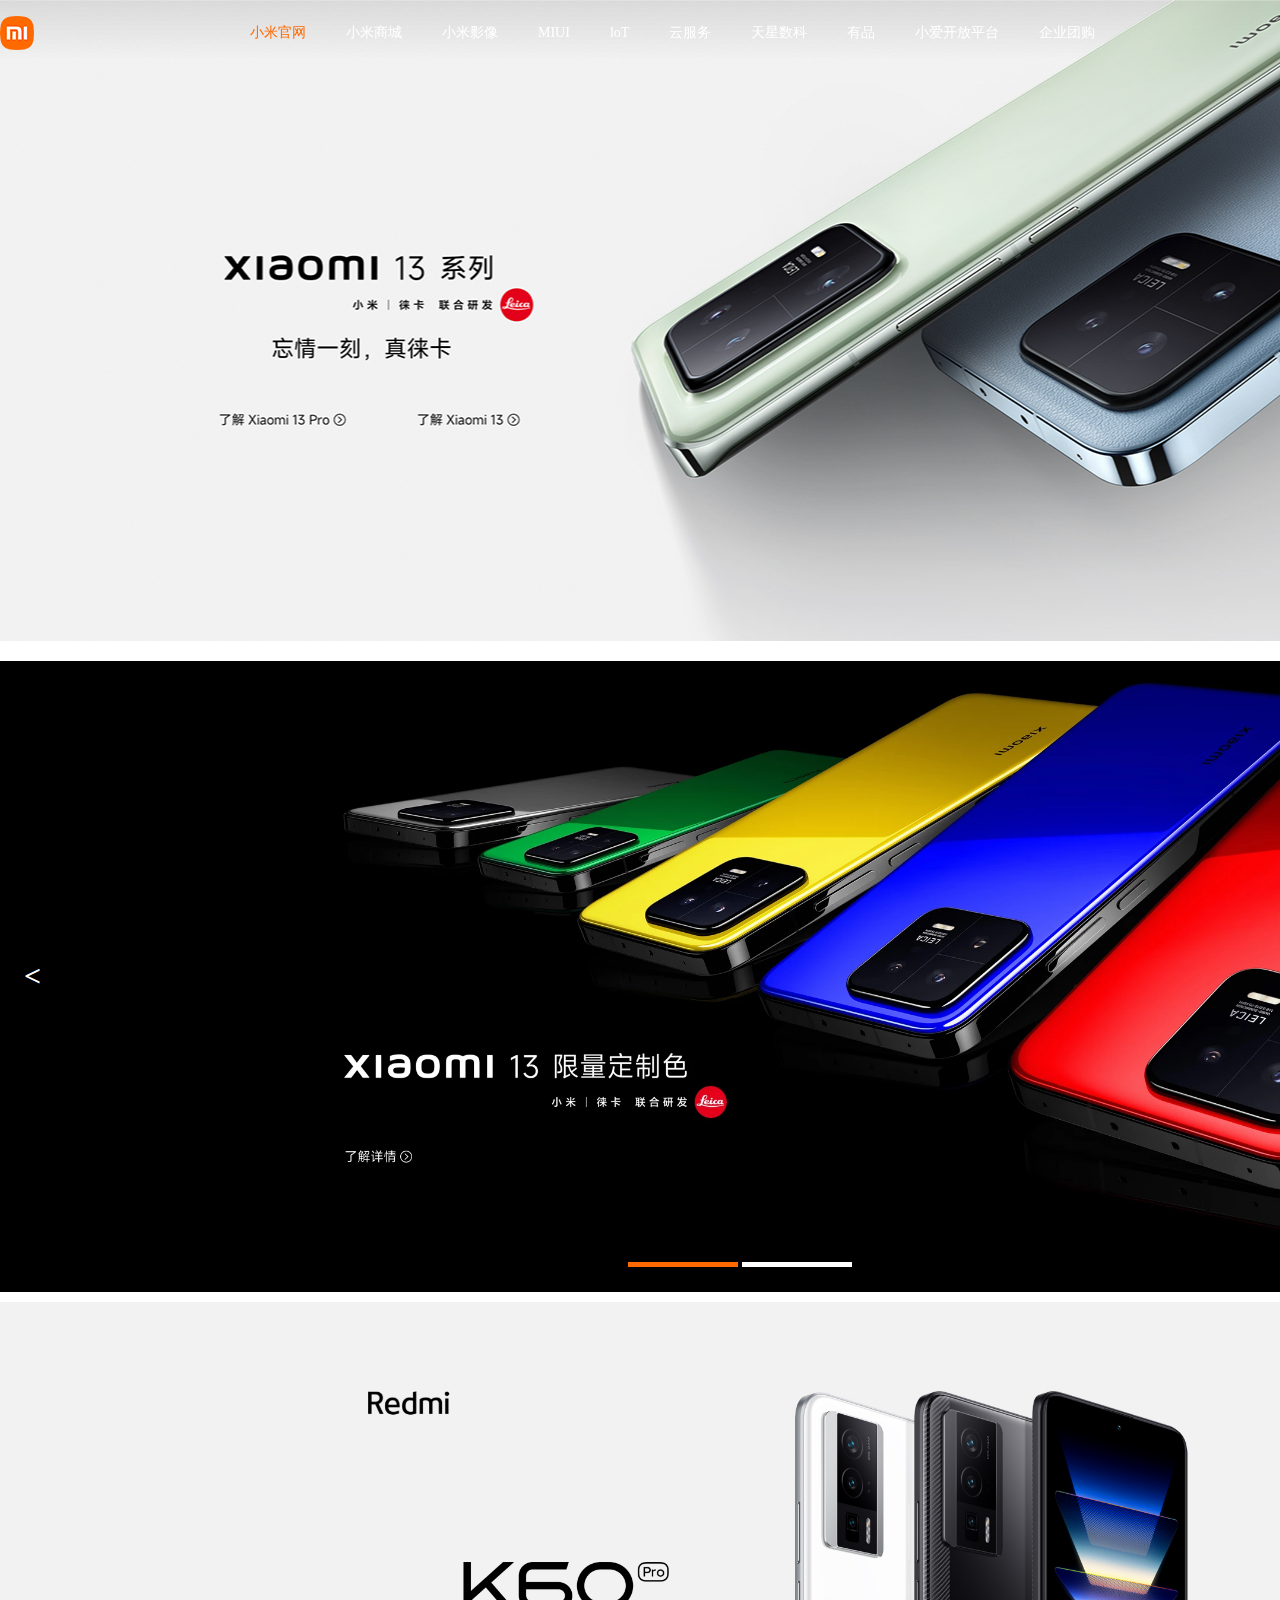
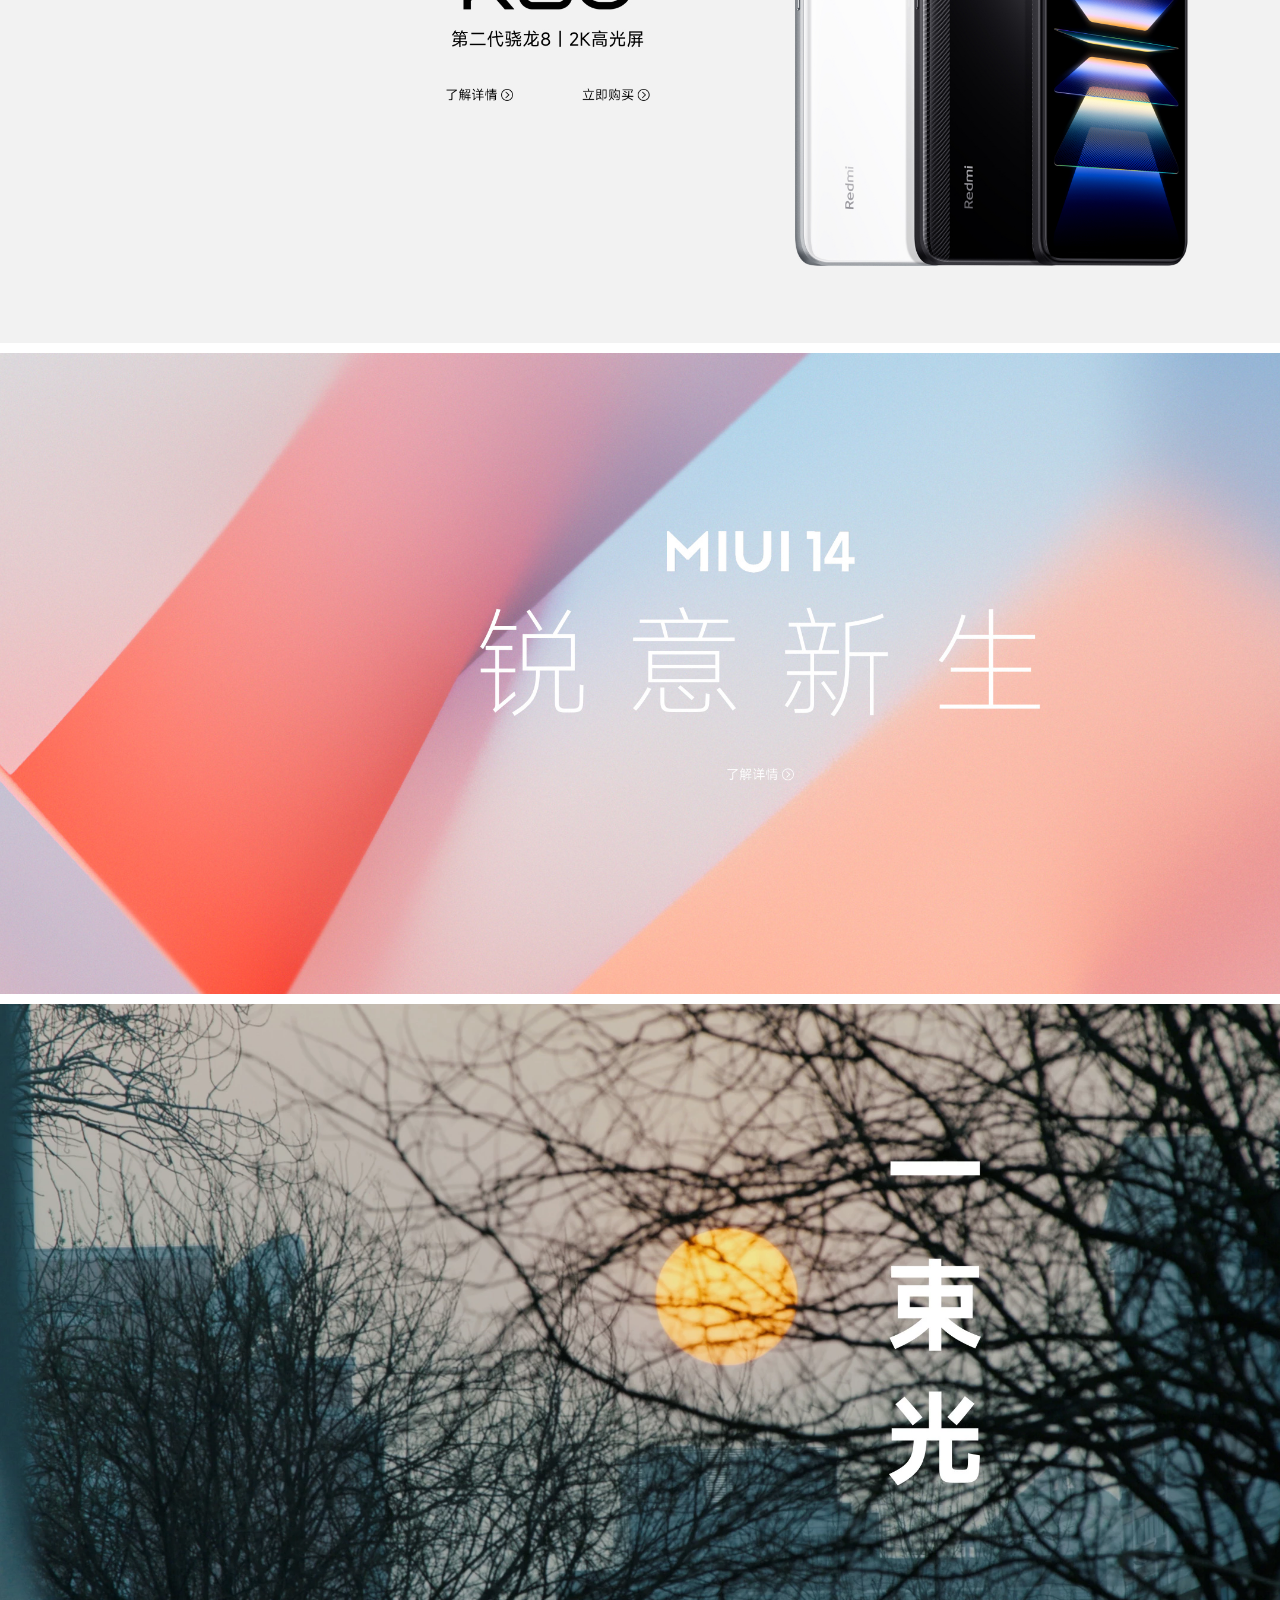
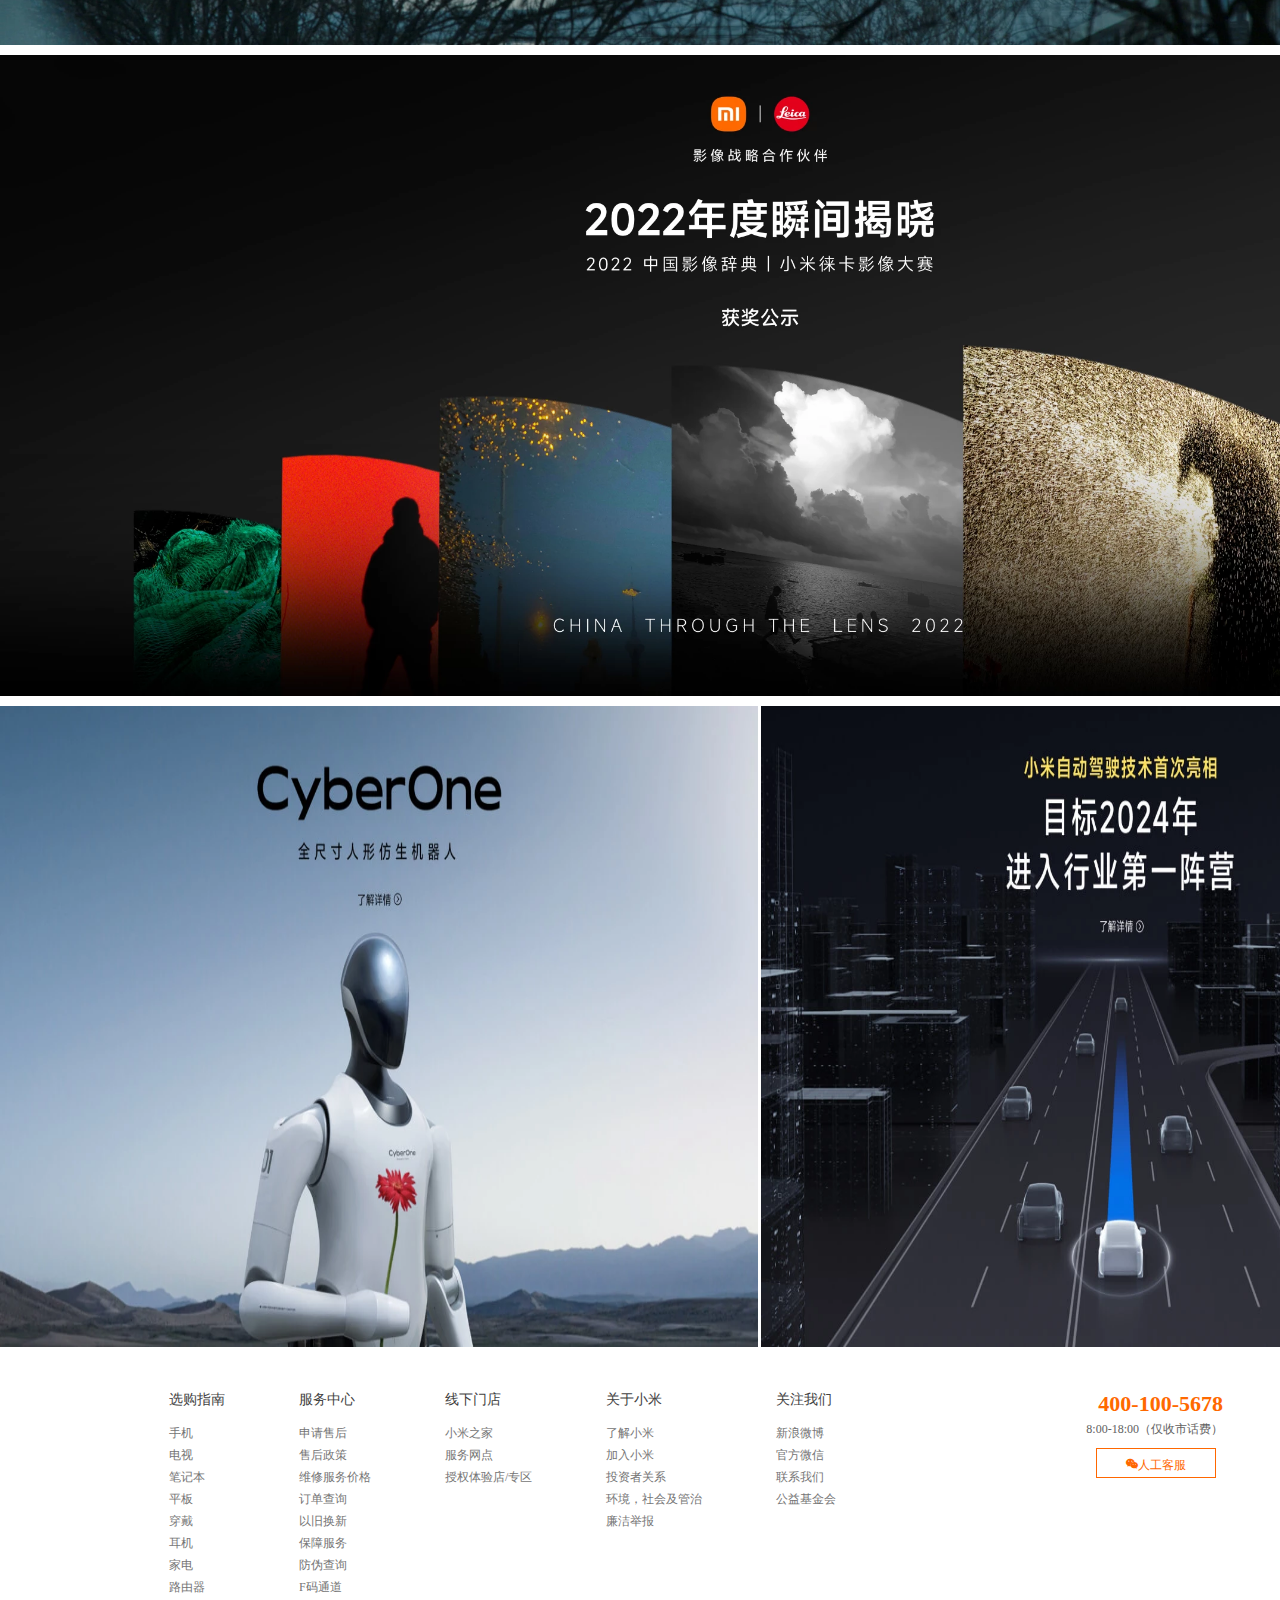
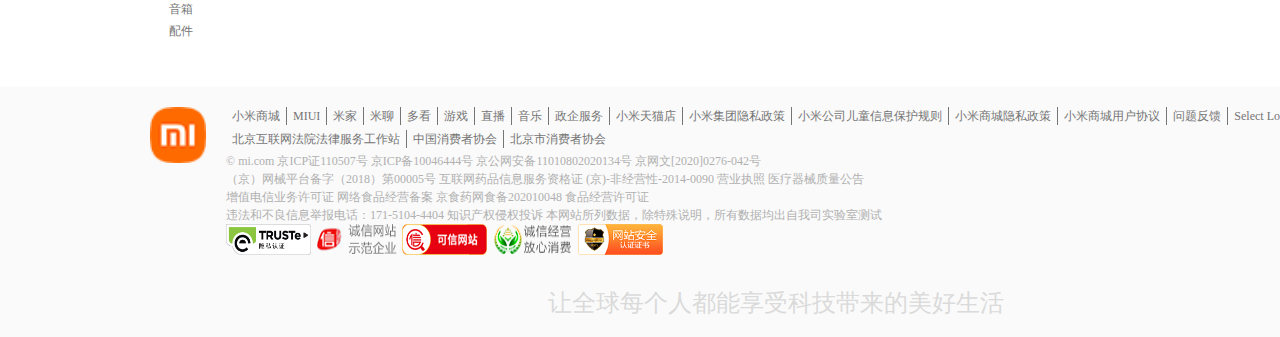
<file: index.html>
<!DOCTYPE html>
<html lang="en">

<head>
    <meta charset="UTF-8">
    <meta http-equiv="X-UA-Compatible" content="IE=edge">
    <meta name="viewport" content="width=device-width, initial-scale=1.0">
    <title>小米官网 - Xiaomi 13系列，Xiaomi Mix Fold 2，MIUI14，小米徕卡影像大赛</title>
    <script>
        if (/(iPhone|iPad|iPod|iOS)/i.test(navigator.userAgent) || /(Android)/i.test(navigator.userAgent)) {
            //alert(navigator.userAgent);  
            window.location.href = "phone/index.html";
        }
    </script>
    <link rel="shortcut icon" href="imgs/favicon.ico" />
    <link rel="stylesheet" href="css/base.css">
    <link rel="stylesheet" href="css/common.css">
    <link rel="stylesheet" href="css/index.css">
    <style>
        html {
            scroll-behavior: smooth;
        }

        @font-face {
            font-family: 'icomoon';
            src: url('fonts/icomoon.eot?kddhrw');
            src: url('fonts/icomoon.eot?kddhrw#iefix') format('embedded-opentype'),
                url('fonts/icomoon.ttf?kddhrw') format('truetype'),
                url('fonts/icomoon.woff?kddhrw') format('woff'),
                url('fonts/icomoon.svg?kddhrw#icomoon') format('svg');
            font-weight: normal;
            font-style: normal;
            font-display: block;
        }
    </style>
</head>

<body>
    <div class="ak">
        <div class="nav">
            <div class="logo">
                <a href="#">小米官网</a>
            </div>
            <ul class="fl">
                <li><a href="#">小米官网</a> </li>
                <li><a href="shangcheng.html">小米商城</a> </li>
                <li><a href="#">小米影像</a> </li>
                <li><a href="#"> MIUI</a></li>
                <li><a href="#">loT</a> </li>
                <li><a href="#">云服务</a> </li>
                <li><a href="#">天星数科</a> </li>
                <li><a href="#">有品</a> </li>
                <li><a href="#">小爱开放平台</a> </li>
                <li><a href="#">企业团购</a> </li>
            </ul>
            <ol class="fr">
                <li><a href="denglu.html">登录</a></li>
                <li>|</li>
                <li><a href="#"> 注册</a></li>
            </ol>
        </div>
    </div>
    <div class="header" id="dingwei">
        <div class="know"><a href="#"></a></div>
        <div class="buy"><a href="#"></a></div>
    </div>
    <div class="lunbo">
        <ul class="imgs">
            <li><a href="#"><img src="imgs/index2.png" alt=""></a></li>
            <li><a href="#"><img src="imgs/index3.png" alt=""></a></li>
            <li><a href="#"><img src="imgs/index2.png" alt=""></a></li> <!-- 复制第一张图片 -->
        </ul>
        <ol class="doted">
            <li class="current"></li><!-- current是当前图片所在的小圆点 current让小圆点变成白色 -->
            <li></li>
        </ol>
        <a href="javascript:;" class="move_left"> &lt; </a>
        <a href="javascript:;" class="move_right"> &gt; </a>
    </div>
    <div class="banner">
        <div class="img4">
            <img src="imgs/index4.png" alt="">
            <div class="know"><a href="#"></a></div>
            <div class="buy"><a href="#"></a></div>
        </div>
        <div class="imgs">
            <a href="#"><img src="imgs/index5.png" alt=""></a>
        </div>
        <div class="imgs">
            <a href="#"><img src="imgs/index6.png" alt=""></a>
        </div>
        <div class="imgs">
            <a href="#"><img src="imgs/index7.png" alt=""></a>
        </div>
        <div class="imgs imgs2">
            <a href="#"><img src="imgs/index8.png" alt=""></a>
            <a href="#"><img src="imgs/index9.png" alt=""></a>
        </div>
    </div>
    <div class="fanhui">
        <a href="#dingwei" id="fanhui">
            <div></div>
            <div>TOP</div>
        </a>
    </div>
    <div class="footer">
        <div class="footer-top">
            <ul>
                <li>选购指南</li>
                <li><a href="#">手机</a></li>
                <li><a href="#">电视</a></li>
                <li><a href="#">笔记本</a></li>
                <li><a href="#">平板</a></li>
                <li><a href="#">穿戴</a></li>
                <li><a href="#">耳机</a></li>
                <li><a href="#">家电</a></li>
                <li><a href="#">路由器</a></li>
                <li><a href="#">音箱</a></li>
                <li><a href="#">配件</a></li>
            </ul>
            <ul>
                <li>服务中心</li>
                <li><a href="#">申请售后</a></li>
                <li><a href="#">售后政策</a></li>
                <li><a href="#">维修服务价格</a></li>
                <li><a href="#">订单查询</a></li>
                <li><a href="#">以旧换新</a></li>
                <li><a href="#">保障服务</a></li>
                <li><a href="#">防伪查询</a></li>
                <li><a href="#">F码通道</a></li>
            </ul>
            <ul>
                <li>线下门店</li>
                <li><a href="#">小米之家</a></li>
                <li><a href="#">服务网点</a></li>
                <li><a href="#">授权体验店/专区</a></li>
            </ul>
            <ul>
                <li>关于小米</li>
                <li><a href="#">了解小米</a></li>
                <li><a href="#">加入小米</a></li>
                <li><a href="#">投资者关系</a></li>
                <li><a href="#">环境，社会及管治</a></li>
                <li><a href="#">廉洁举报</a></li>
            </ul>
            <ul>
                <li>关注我们</li>
                <li><a href="#">新浪微博</a></li>
                <li><a href="#">官方微信</a></li>
                <li><a href="#">联系我们</a></li>
                <li><a href="#">公益基金会</a></li>
            </ul>
            <div class="footer-top-right">
                <h3>400-100-5678</h3>
                <p>8:00-18:00（仅收市话费）</p>
                <div><a href="#">人工客服</a></div>
            </div>
        </div>
    </div>
    <div class="footer-bottom">
        <div class="w">
            <div class="footer-bottom-logo">
                <a href="#"><img src="imgs/logo.png" alt=""></a>
            </div>
            <div class="footer-bottom-right">
                <ul>
                    <li><a href="#">小米商城</a></li>
                    <li><a href="#"> MIUI</a></li>
                    <li><a href="#">米家</a></li>
                    <li><a href="#">米聊</a></li>
                    <li><a href="#">多看</a></li>
                    <li><a href="#">游戏</a></li>
                    <li><a href="#">直播</a></li>
                    <li><a href="#">音乐</a></li>
                    <li><a href="#">政企服务</a></li>
                    <li><a href="#">小米天猫店</a></li>
                    <li><a href="#">小米集团隐私政策</a></li>
                    <li><a href="#">小米公司儿童信息保护规则</a></li>
                    <li><a href="#">小米商城隐私政策</a></li>
                    <li><a href="#">小米商城用户协议</a></li>
                    <li><a href="#">问题反馈</a></li>
                    <li><a href="#">Select Location</a></li>
                    <li><a href="#">北京互联网法院法律服务工作站</a></li>
                    <li><a href="#">中国消费者协会</a></li>
                    <li><a href="#">北京市消费者协会</a></li>
                </ul>
                <p>© <a href="#">mi.com</a> 京ICP证110507号 <a href="#"> 京ICP备10046444号 </a> <a href="#">
                        京公网安备11010802020134号 </a> <a href="#"> 京网文[2020]0276-042号 </a> </p>
                <p><a href="#">（京）网械平台备字（2018）第00005号 </a> <a href="#">互联网药品信息服务资格证 (京)-非经营性-2014-0090</a> <a
                        href="#">营业执照 </a> <a href="#">医疗器械质量公告</a></p>
                <p><a href="#">增值电信业务许可证</a> 网络食品经营备案 京食药网食备202010048 <a href="#">食品经营许可证</a></p>
                <p>违法和不良信息举报电话：171-5104-4404 <a href="#">知识产权侵权投诉</a> 本网站所列数据，除特殊说明，所有数据均出自我司实验室测试</p>
                <a href="#"><img src="imgs/footer1.png" alt=""></a>
                <a href="#"><img src="imgs/footer2.png" alt=""></a>
                <a href="#"><img src="imgs/footer3.png" alt=""></a>
                <a href="#"><img src="imgs/footer4.png" alt=""></a>
                <a href="#"><img src="imgs/footer5.png" alt=""></a>
                <h1>让全球每个人都能享受科技带来的美好生活</h1>
            </div>
        </div>
    </div>

    <script src="js/animate.js"></script>
    <script src="js/index.js"></script>
</body>

</html>
</file>
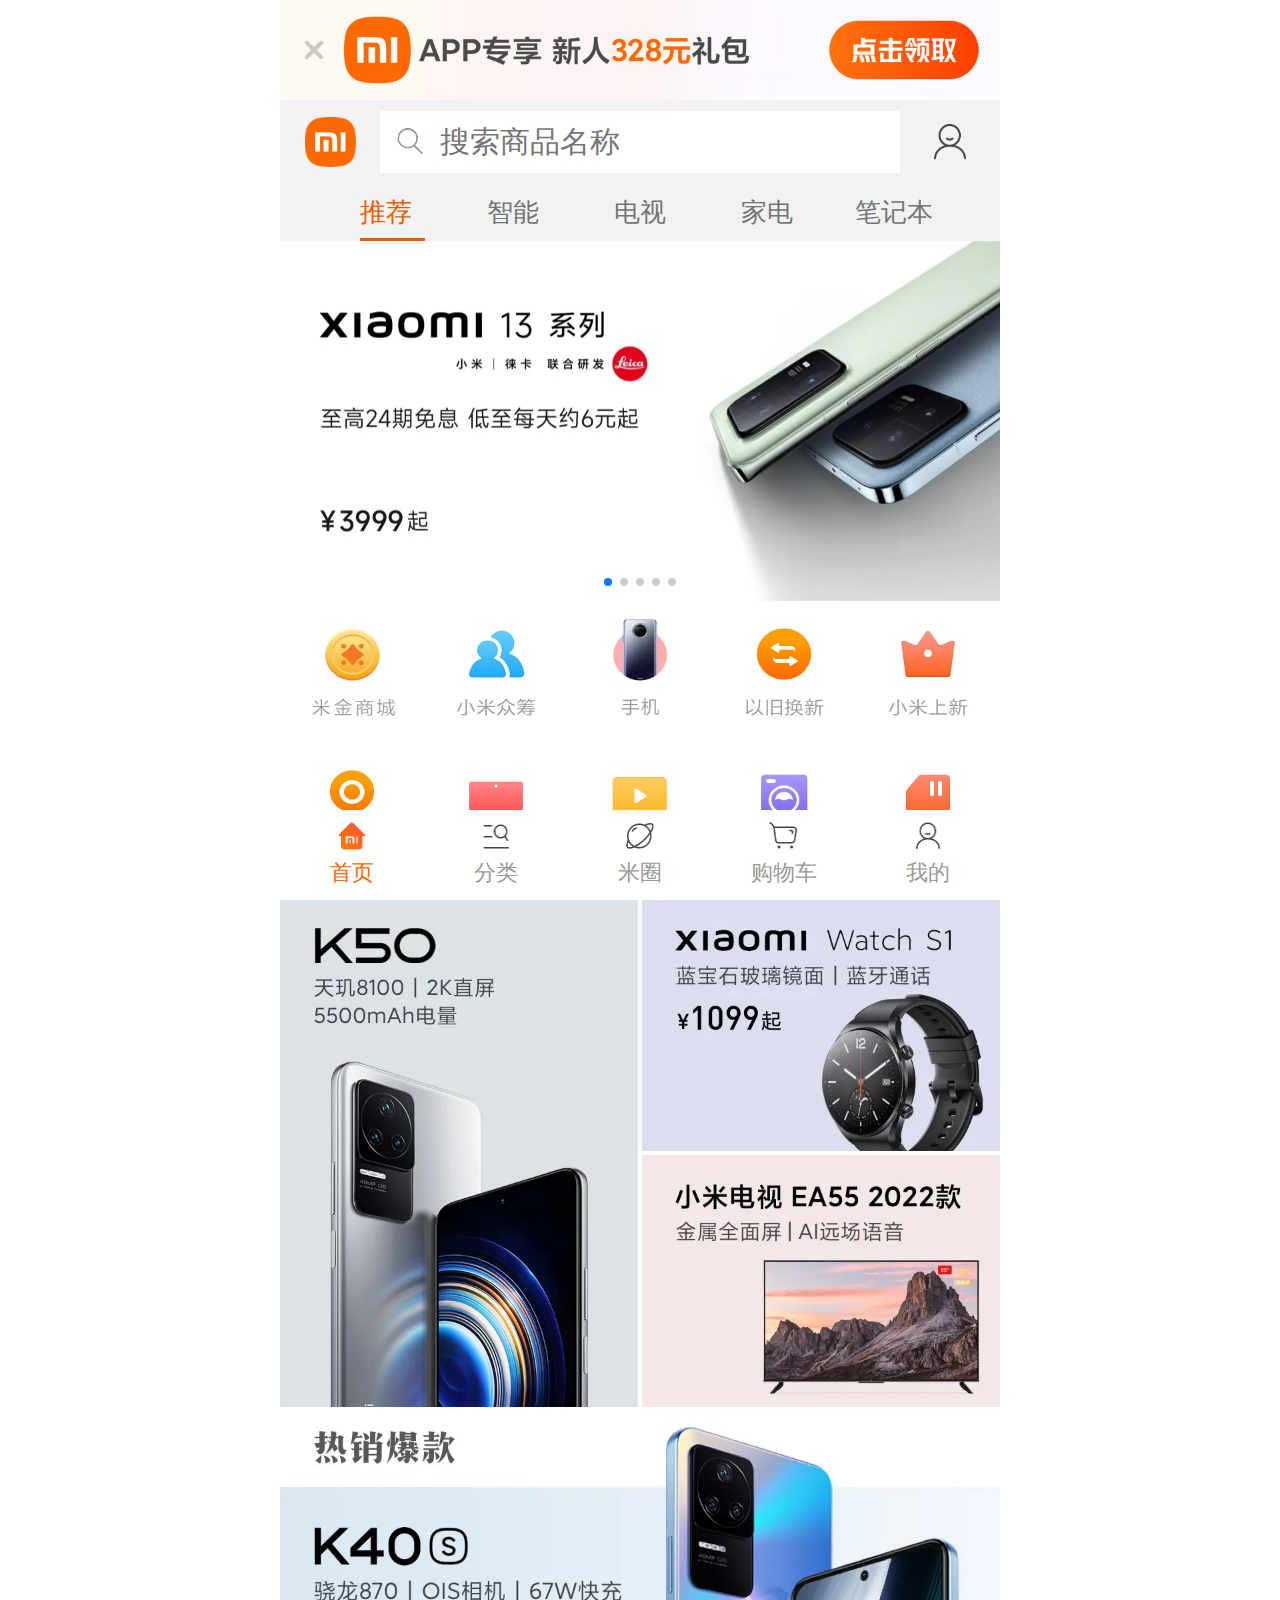
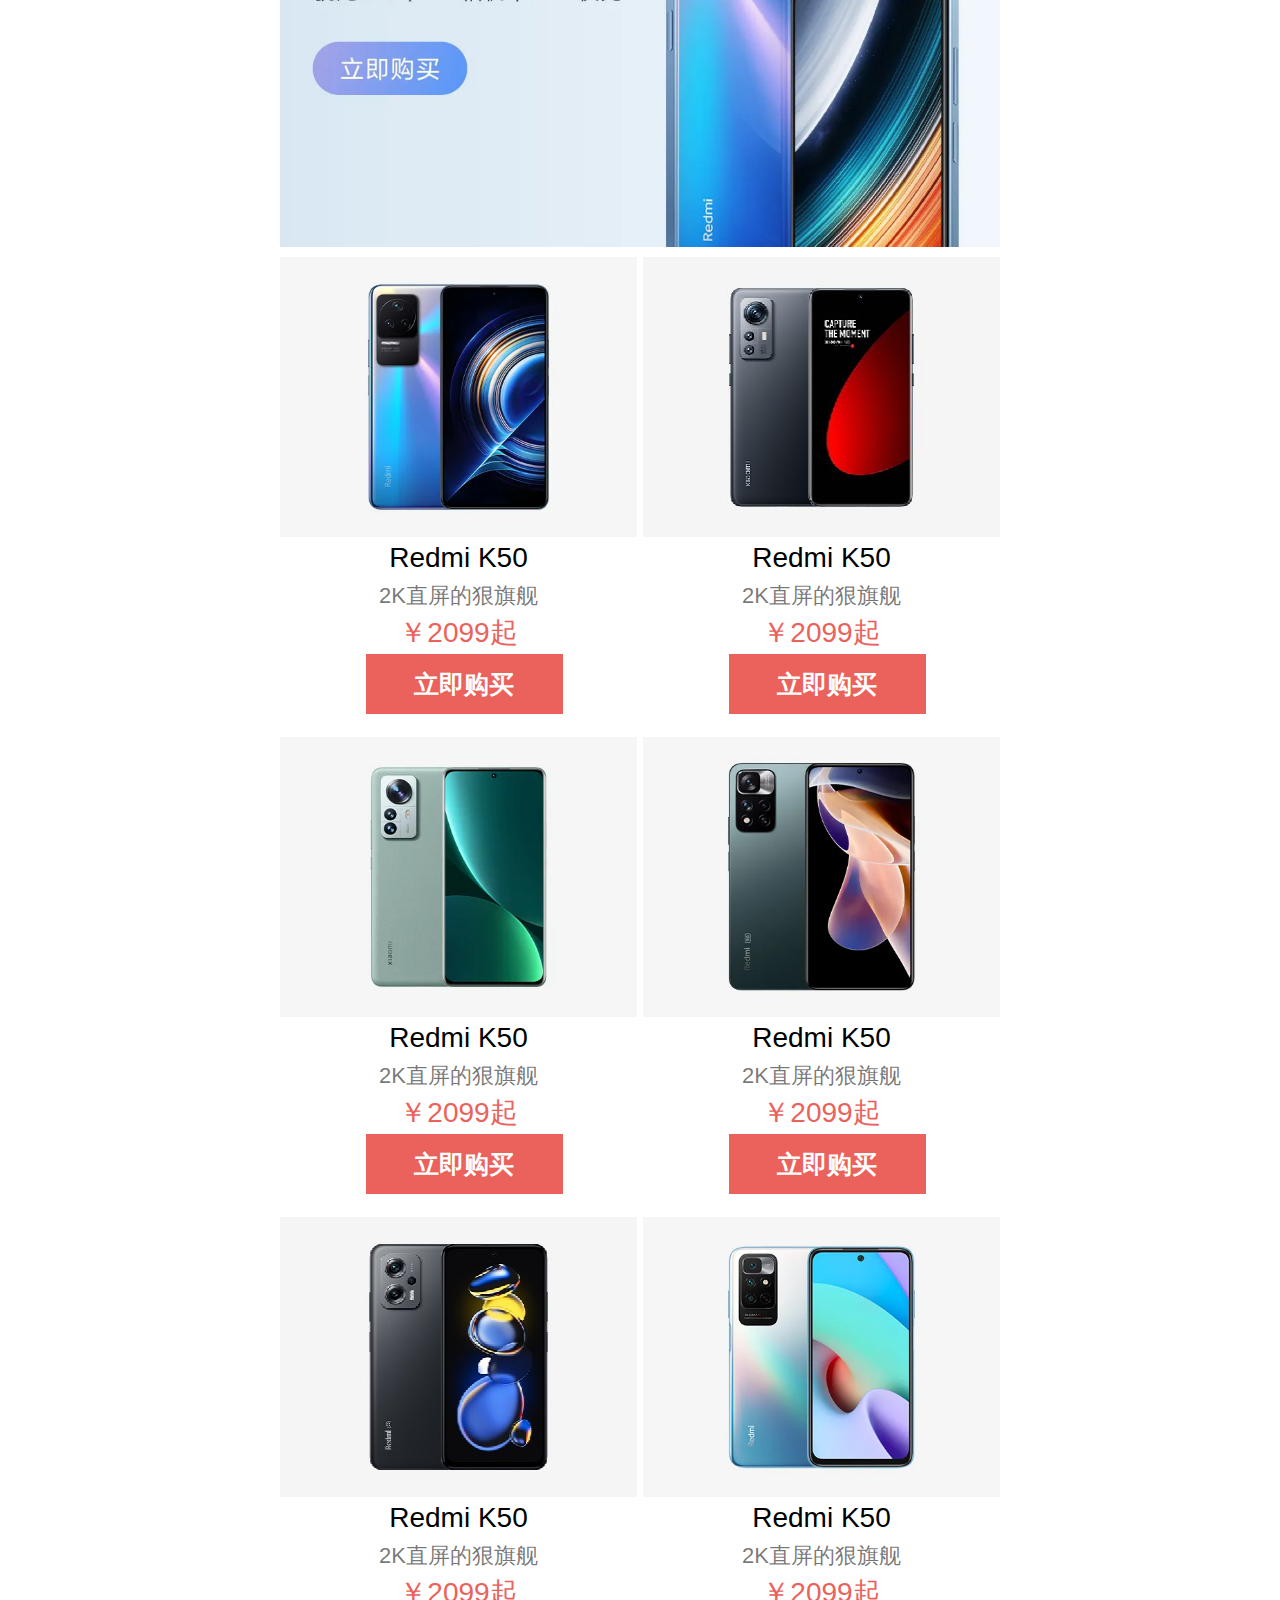
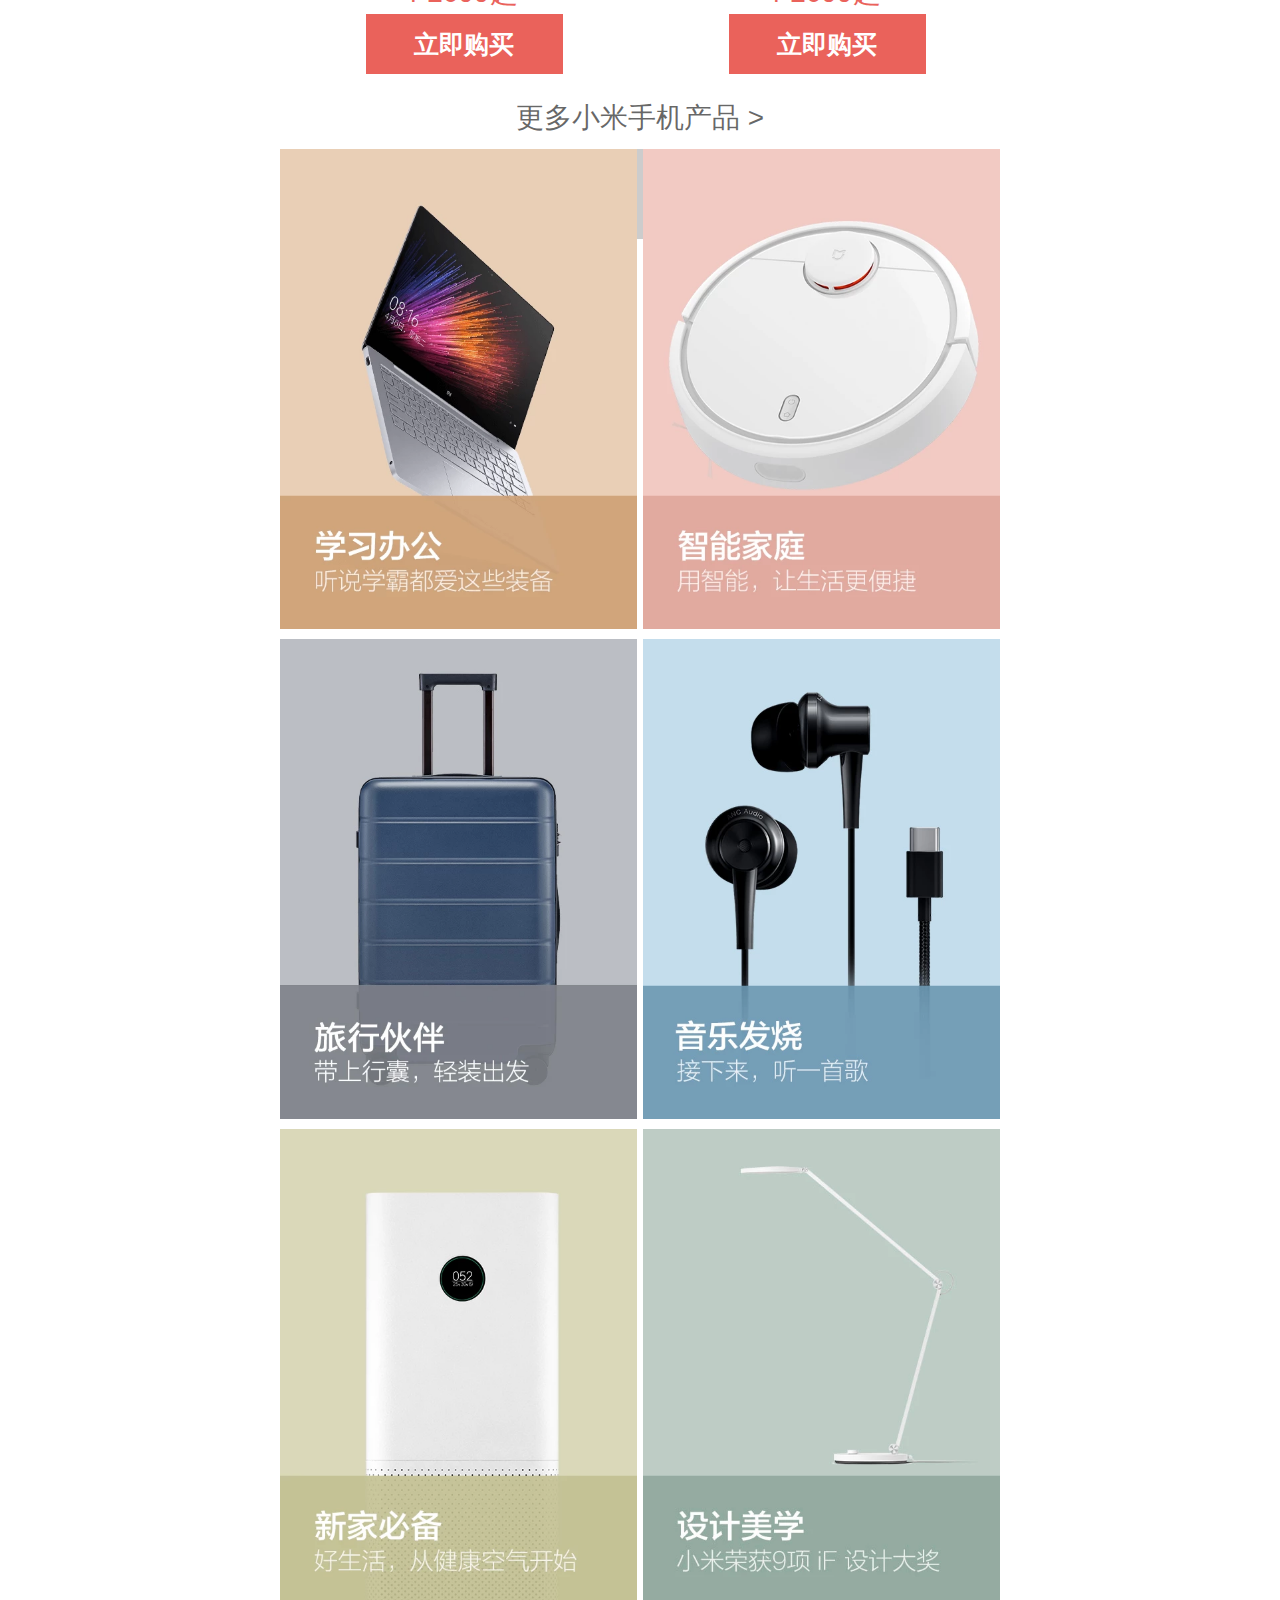
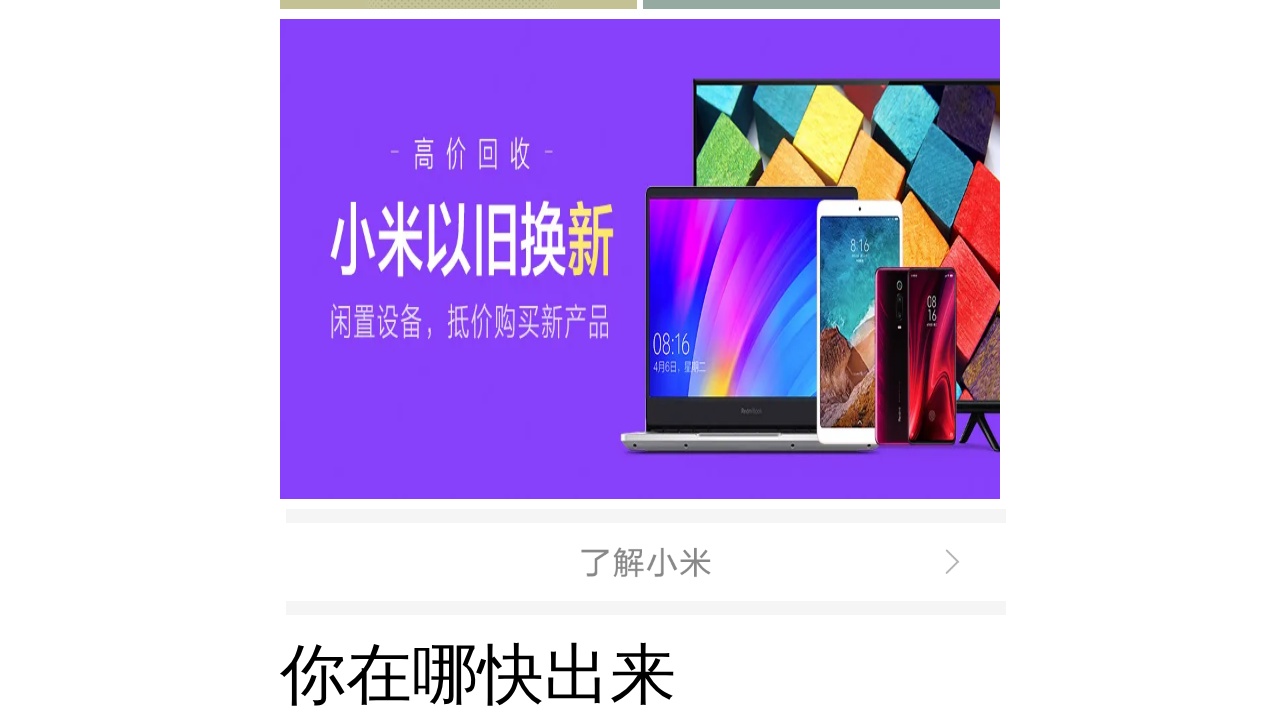
<file: phone/index.html>
<!DOCTYPE html>
<html lang="en">

<head>
    <meta charset="UTF-8">
    <meta http-equiv="X-UA-Compatible" content="IE=edge">
    <meta name="viewport" content="width=device-width, initial-scale=1.0, maximum-scale=1.0, user-scalable=0">
    <title>小米商城</title>
    <link rel="stylesheet" href="css/base.css">
    <link rel="stylesheet" href="css/swiper.css">
    <link rel="stylesheet" href="css/index.css">
    <style>
        .swiper {
            width: 100%;
            height: 5rem;
        }

        .swiper-slide a {
            display: block;
            width: 10rem;
            height: 100%;
        }

        .swiper-slide img {
            display: block;
            width: 10rem;
            height: 100%;
            object-fit: cover;
        }
    </style>
</head>

<body>
    <div class="header">
        <div class="downloadapp">
            <img src="imgs/app.png" alt="">
            <div class="closedownloadapp"></div>
            <div class="lingqu"></div>
        </div>
        <div class="search">
            <div class="logo">
                <img src="imgs/logo.png" alt="">
            </div>
            <div class="search-input">
                <img src="imgs/search.png" alt="">
                <input type="text" placeholder="搜索商品名称">
            </div>
            <div class="geren">
                <img src="imgs/geren.png" alt="">
            </div>
        </div>
        <ul class="nav">
            <li class="current" data-index="0">推荐</li>
            <li data-index="1">智能</li>
            <li data-index="2">电视</li>
            <li data-index="3">家电</li>
            <li data-index="4">笔记本</li>
            <div class="line"></div>
        </ul>
    </div>
    <div class="zhanwei"></div>
    <div class="mokuai1">
        <div class="swiper mySwiper">
            <div class="swiper-wrapper">
                <div class="swiper-slide"><a href="#"><img src="imgs/indexSwiper1.png" alt=""></a></div>
                <div class="swiper-slide"><a href="#"><img src="imgs/indexSwiper2.png" alt=""></a></div>
                <div class="swiper-slide"><a href="#"><img src="imgs/indexSwiper3.png" alt=""></a></div>
                <div class="swiper-slide"><a href="#"><img src="imgs/indexSwiper4.png" alt=""></a></div>
                <div class="swiper-slide"><a href="#"><img src="imgs/indexSwiper5.png" alt=""></a></div>
            </div>
            <div class="swiper-pagination"></div>
        </div>
        <ul class="bignav">
            <li><a href="#"><img src="imgs/indexNav1.png" alt=""></a></li>
            <li><a href="#"><img src="imgs/indexNav2.png" alt=""></a></li>
            <li><a href="#"><img src="imgs/indexNav3.png" alt=""></a></li>
            <li><a href="#"><img src="imgs/indexNav4.png" alt=""></a></li>
            <li><a href="#"><img src="imgs/indexNav5.png" alt=""></a></li>
            <li class="wuyu"><a href="#"><img src="imgs/indexNav6.png" alt=""></a></li>
            <li><a href="#"><img src="imgs/indexNav7.png" alt=""></a></li>
            <li><a href="#"><img src="imgs/indexNav8.png" alt=""></a></li>
            <li><a href="#"><img src="imgs/indexNav9.png" alt=""></a></li>
            <li><a href="#"><img src="imgs/indexNav10.png" alt=""></a></li>
        </ul>
        <div class="body">
            <div class="bd1">
                <div class="bd1Left">
                    <a href="#"><img src="imgs/indexBody1.png" alt=""></a>
                </div>
                <div class="bd1Right">
                    <div><a href="#"><img src="imgs/indexBody2.png" alt=""></a></div>
                    <div><a href="#"><img src="imgs/indexBody3.png" alt=""></a></div>
                </div>
            </div>
            <div class="bd2">
                <a href="#"><img src="imgs/indexBody4.png" alt=""></a>
            </div>
            <ul class="bd3">
                <li>
                    <a href="#"><img src="imgs/indexBody5.png" alt="">
                        <p>Redmi K50</p>
                        <p>2K直屏的狠旗舰</p>
                        <p>￥2099起</p>
                        <div>立即购买</div>
                    </a>
                </li>
                <li>
                    <a href="#"><img src="imgs/indexBody6.png" alt="">
                        <p>Redmi K50</p>
                        <p>2K直屏的狠旗舰</p>
                        <p>￥2099起</p>
                        <div>立即购买</div>
                    </a>
                </li>
                <li>
                    <a href="#"><img src="imgs/indexBody7.png" alt="">
                        <p>Redmi K50</p>
                        <p>2K直屏的狠旗舰</p>
                        <p>￥2099起</p>
                        <div>立即购买</div>
                    </a>
                </li>
                <li>
                    <a href="#"><img src="imgs/indexBody8.png" alt="">
                        <p>Redmi K50</p>
                        <p>2K直屏的狠旗舰</p>
                        <p>￥2099起</p>
                        <div>立即购买</div>
                    </a>
                </li>
                <li>
                    <a href="#"><img src="imgs/indexBody9.png" alt="">
                        <p>Redmi K50</p>
                        <p>2K直屏的狠旗舰</p>
                        <p>￥2099起</p>
                        <div>立即购买</div>
                    </a>
                </li>
                <li>
                    <a href="#"><img src="imgs/indexBody10.png" alt="">
                        <p>Redmi K50</p>
                        <p>2K直屏的狠旗舰</p>
                        <p>￥2099起</p>
                        <div>立即购买</div>
                    </a>
                </li>
                <div class="more"><a href="#">更多小米手机产品 ></a></div>
            </ul>
            <ul class="bd4">
                <li><a href="#"><img src="imgs/indexBody11.png" alt=""></a></li>
                <li><a href="#"><img src="imgs/indexBody12.png" alt=""></a></li>
                <li><a href="#"><img src="imgs/indexBody13.png" alt=""></a></li>
                <li><a href="#"><img src="imgs/indexBody14.png" alt=""></a></li>
                <li><a href="#"><img src="imgs/indexBody15.png" alt=""></a></li>
                <li><a href="#"><img src="imgs/indexBody16.png" alt=""></a></li>
                <li><a href="#"><img src="imgs/indexBody17.png" alt=""></a></li>
                <li><a href="#"><img src="imgs/liaojie.png" alt=""></a></li>
            </ul>
        </div>
    </div>
    <div class="mokuai2">
        <div class="swiper mySwiper">
            <div class="swiper-wrapper">
                <div class="swiper-slide"><a href="#"><img src="imgs/two1.png" alt=""></a></div>
                <div class="swiper-slide"><a href="#"><img src="imgs/two2.png" alt=""></a></div>
                <div class="swiper-slide"><a href="#"><img src="imgs/two3.png" alt=""></a></div>
                <div class="swiper-slide"><a href="#"><img src="imgs/tw4.png" alt=""></a></div>
                <div class="swiper-slide"><a href="#"><img src="imgs/two5.png" alt=""></a></div>
            </div>
            <div class="swiper-pagination"></div>
        </div>
        <ul class="bignav">
            <li><a href="#"><img src="imgs/two6.png" alt=""></a></li>
            <li><a href="#"><img src="imgs/two7.png" alt=""></a></li>
            <li><a href="#"><img src="imgs/tw8.png" alt=""></a></li>
            <li><a href="#"><img src="imgs/two9.png" alt=""></a></li>
            <li><a href="#"><img src="imgs/two10.png" alt=""></a></li>
            <li><a href="#"><img src="imgs/two11.png" alt=""></a></li>
            <li><a href="#"><img src="imgs/two12.png" alt=""></a></li>
            <li><a href="#"><img src="imgs/two13.png" alt=""></a></li>
            <li><a href="#"><img src="imgs/two14.png" alt=""></a></li>
            <li><a href="#"><img src="imgs/two15.png" alt=""></a></li>
        </ul>
        <div class="body">
            <div class="bd21">
                <div><img src="imgs/two16.png" alt=""></div>
                <div><img src="imgs/two17.png" alt=""></div>
                <div><img src="imgs/two18.png" alt=""></div>
            </div>
            <div class="bd2">
                <a href="#"><img src="imgs/indexBody4.png" alt=""></a>
            </div>
            <ul class="bd3">
                <li>

                    <a href="#"><img src="imgs/indexBody5.png" alt="">
                        <p>Redmi K50</p>
                        <p>2K直屏的狠旗舰</p>
                        <p>￥2099起</p>
                        <div>立即购买</div>
                    </a>
                </li>
                <li>
                    <a href="#"><img src="imgs/indexBody6.png" alt="">
                        <p>Xiaomi 12S</p>
                        <p>小尺寸性能旗舰|徕卡影像</p>
                        <p>￥3699起</p>
                        <div>立即购买</div>
                    </a>
                </li>
                <li>
                    <a href="#"><img src="imgs/indexBody7.png" alt="">
                        <p>Xiaomi 12 Pro</p>
                        <p>全新骁龙8|2K AMOLED屏幕</p>
                        <p>￥4199起</p>
                        <div>立即购买</div>
                    </a>
                </li>
                <li>
                    <a href="#"><img src="imgs/indexBody8.png" alt="">
                        <p>Note 11 Pro系列</p>
                        <p>三星AMOLED高刷屏</p>
                        <p>￥1799起</p>
                        <div>立即购买</div>
                    </a>
                </li>
                <li>
                    <a href="#"><img src="imgs/indexBody9.png" alt="">
                        <p>Redmi Note 11T Pro</p>
                        <p>天玑8100|真旗舰芯</p>
                        <p>￥1799起</p>
                        <div>立即购买</div>
                    </a>
                </li>
                <li>
                    <a href="#"><img src="imgs/indexBody10.png" alt="">
                        <p>Redmi Note 11T 4G</p>
                        <p>5000mAh大电量</p>
                        <p>￥999起</p>
                        <div>立即购买</div>
                    </a>
                </li>
                <div class="more"><a href="#">更多小米手机产品 ></a></div>
            </ul>
            <ul class="bd4">
                <li><a href="#"><img src="imgs/indexBody11.png" alt=""></a></li>
                <li><a href="#"><img src="imgs/indexBody12.png" alt=""></a></li>
                <li><a href="#"><img src="imgs/indexBody13.png" alt=""></a></li>
                <li><a href="#"><img src="imgs/indexBody14.png" alt=""></a></li>
                <li><a href="#"><img src="imgs/indexBody15.png" alt=""></a></li>
                <li><a href="#"><img src="imgs/indexBody16.png" alt=""></a></li>
                <li><a href="#"><img src="imgs/indexBody17.png" alt=""></a></li>
                <li><a href="#"><img src="imgs/liaojie.png" alt=""></a></li>
            </ul>
        </div>
    </div>
    <div class="zhanwei2">你在哪快出来</div>
    <div class="footer">
        <a href="#">
            <img src="imgs/indexFooter1.png" alt="">
            <span>首页</span>
        </a>
        <a href="#">
            <img src="imgs/indexFooter2.png" alt="">
            <span>分类</span>
        </a>
        <a href="#">
            <img src="imgs/indexFooter3.png" alt="">
            <span>米圈</span>
        </a>
        <a href="#">
            <img src="imgs/indexFooter4.png" alt="">
            <span>购物车</span>
        </a>
        <a href="#">
            <img src="imgs/indexFooter5.png" alt="">
            <span>我的</span>
        </a>
    </div>
    <script src="js/flexible.js"></script>
    <script src="js/swiper.js"></script>
    <script src="js/index.js"></script>
</body>

</html>
</file>
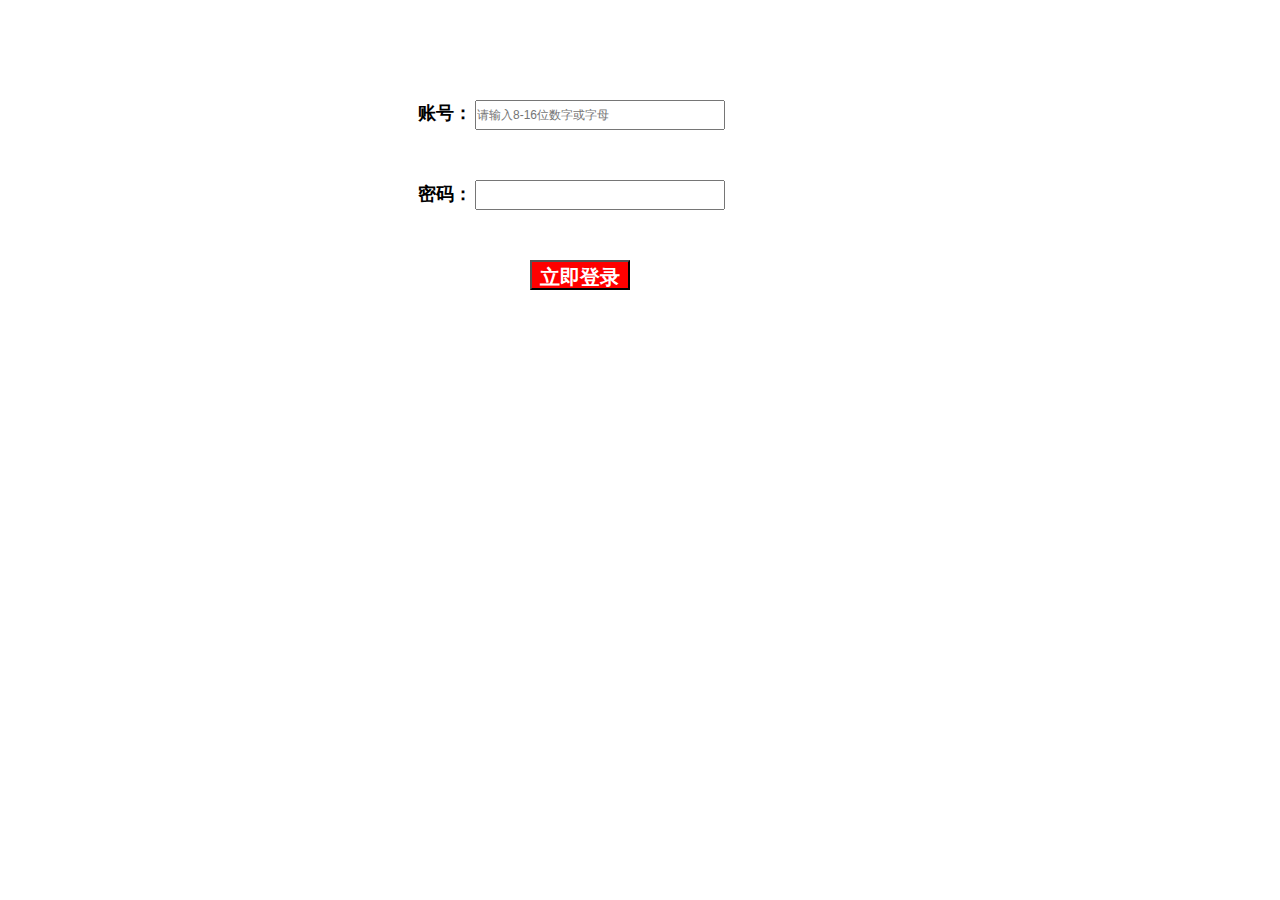
<file: denglu.html>
<!DOCTYPE html>
<html lang="en">

<head>
    <meta charset="UTF-8">
    <meta http-equiv="X-UA-Compatible" content="IE=edge">
    <meta name="viewport" content="width=device-width, initial-scale=1.0">
    <link rel="shortcut icon" href="imgs/favicon.ico" />
    <title>小米账号-登录</title>
    <style>
        * {
            margin: 0;
            padding: 0;
            box-sizing: border-box;
            font-size: 12px;
            color: #999;
        }

        strong {
            color: black;
            font-size: 18px;
        }

        input {
            outline: none;
            width: 250px;
            height: 30px;
        }

        .box {
            width: 500px;
            height: 500px;
            margin: 100px auto;
        }

        .box .top em {
            font-style: none;
        }

        .box>div {
            margin: 50px 28px;
        }

        .last {
            position: relative;
        }

        .last #eye {
            position: absolute;
            top: 11px;
            right: 155px;
            width: 20px;
            height: 12px;
            display: none;
        }

        .last #psw {
            font-size: 16px;
            color: black;
        }

        .box #denglu {
            width: 100px;
            height: 30px;
            text-align: center;
            line-height: 30px;
            background-color: red;
            color: white;
            font-weight: 700;
            font-size: 20px;
            margin-left: 140px;
            cursor: pointer;
        }
    </style>
</head>

<body>
    <form class="box" autocomplete="off" action=""> <!-- autocomplete="off" 关闭历史记录  action点击登录后跳转到的页面-->
        <!-- location.search  拿到跳转页面网址上?之后的 ?account=1656467387&password=1656467387a  account 和password 就是设置的name -->
        <div class="top">
            <strong>账号：</strong>
            <input type="text" placeholder="请输入8-16位数字或字母" id="account" name="account"> <!-- 必须有name 否则不能提交 -->
            <em></em>
        </div>
        <div class="last">
            <strong>密码：</strong>
            <input type="password" id="psw" name="password">
            <lable>
                <img src="imgs/close.png" alt="" id="eye">
            </lable>
        </div>
        <input type="submit" id="denglu" value="立即登录"></input>
    </form>
    <script>
        let flag2 = 0
        const reg = /^[a-zA-Z0-9]{8,16}$/
        const account = document.getElementById('account');
        const remind = document.querySelector('em');
        const psw = document.getElementById('psw');
        const eye = document.getElementById('eye');
        let flag = 0;
        const denglu = document.getElementById('denglu')
        const box = document.querySelector('.box')
        account.onblur = function () {
            if (reg.test(this.value)) {
                flag2 = 1
                remind.innerHTML = '√格式正确';
                remind.style.color = 'green';
            }
            else {
                flag2 = 0
                remind.innerHTML = '×格式错误';
                remind.style.color = 'red';
            }
        }
        account.addEventListener('input', function () {
            if (account.value) {
                this.style.color = 'black';
            }
            else {
                this.style.color = '#999';
            }

        })
        psw.addEventListener('input', function () {
            if (psw.value) {
                eye.style.display = 'block'
            }
            else {
                eye.style.display = 'none'
            }
        })
        eye.onclick = function () {
            if (flag == 0) {
                psw.type = 'text';
                eye.src = 'imgs/open.png';
                flag = 1;
            }
            else {
                psw.type = 'password';
                eye.src = 'imgs/close.png';
                flag = 0;
            }
        }
        box.addEventListener('submit', function (e) {
            e.preventDefault()
            if (flag2 === 0) {
                alert('请输入正确的账号');
            }
            else if (psw.value.length == 0) {
                alert('请输入密码');
            }
            else {
                location.href = 'index.html'
            }
        })

    </script>
</body>

</html>
</file>
<file: css/base.css>
*{
    margin: 0;
    padding: 0;
    box-sizing: border-box;
}
li{
    list-style: none;
}
img{
    border: 0;
    /*取消图片下面的空白缝隙*/
    vertical-align: middle;
}
button{
    cursor: pointer;
}
input{
    outline: 0;
}
body{
    font:12px/1.5 Microsoft YaHei,tahoma;
    background-color: #fff;
}
.clearfix :after{
    visibility: hidden;
    clear: both;
    display: block;
    content: ".";
    height: 0;
}
.clearfix{
    *zoom:1
}
a{
    text-decoration: none;
    color:#757575;
}
a:hover{
    color: #ff6900;
}
.fl{
    float: left;
}
.fr{
    float: right;
}
.w{
    width: 1200px;
    font-size: 12px;
}
</file>
<file: css/common.css>
body{
    min-width: 1226;
}
.footer{
    padding-top: 30px;
    width: 1226px;
    margin: 0 auto;
}
.footer-top{
    width: 1226px;
    height: 300px;
}
.footer-top ul{
    float: left;
    margin: 0 35px;
}
.footer-top ul li:first-child{
    font-size: 14px;
    color: #424242;
    margin-bottom: 10px;
}
.footer-top ul li{
    padding:2px;
}
.footer-top ul li a{
    font-size: 12px;
    color: #757575;
}
.footer-top ul li a:hover{
    color: #ff6900;
}
.footer-top ul:first-child{
    margin-left: 140px;
}
.footer-top-right{
    float: right;
    margin-right: 30px;
    text-align: right;
    padding-left: 60px;
}
.footer-top-right h3{
    font-size: 22px;
    color: #ff6900;
}
.footer-top-right p{
    font-size: 12px;
    color: #616161;
}
.footer-top-right div{
    position: relative;
    left: 10px;
    top: 10px;
    width: 120px;
    height: 30px;
    line-height: 30px;
    text-align: center;
    font-size: 12px;
    border: 1px solid #ff6700;
}
.footer-top-right div a{
    display: inline-block;
    font-family: 'icomoon';
    color: #ff6700;
    width: 100%;
    height: 100%;
}
.footer-top-right div a:hover{
    color: #fff;
    background-color: #f25807;
    border-color: #f25807;
}
.footer-bottom{
    height: 250px;
    width: 1520px;
    margin: 0 auto;
    background-color: #fafafa;;
}
.w{
    margin-left: 150px;
    height: 100%;
    width: 1200px;

}
.footer-bottom-logo{
    float: left;
    margin-top: 20px;
    width: 56px;
    height: 56px;
}
.footer-bottom-logo img{
    width: 56px;
    height: 56px;
}
.footer-bottom-right{
    float: left;
    width: 1100px;
    margin-left: 20px;
    height: 100%;
}
.footer-bottom-right ul li{
    float: left;
    margin-top: 20px;
    padding: 0 6px;
    font-size: 12px;
    border-right: 1px solid #757575;
}
.footer-bottom-right ul{
    height: 65px;
}
.footer-bottom-right ul li:last-child,
.footer-bottom-right ul li:nth-child(16){
    border: none;
}
.footer-bottom-right ul li:nth-last-child(-n+3){
    margin-top: 5px;
}
.footer-bottom-right p{
    color: #b0b0b0;
    font-size: 12px;
}
.footer-bottom-right p a{
    color: #b0b0b0;
}
.footer-bottom-right p a:hover{
    color: #ff6700;
}
.footer-bottom-right >a{
    display: inline-block;
    width: 85px;
    height: 31px;
}
.footer-bottom-right >a img{
    width: 85px;
    height: 31px;
}
.footer-bottom-right h1{
    margin-top: 30px;
    text-align: center;
    font-weight: normal;
    color: #dadada;
}
</file>
<file: css/index.css>
.header {
    position: relative;
    width: 100%;
    height: 641px;
    background: url(../imgs/index1.png) no-repeat top center;
}

.ak {
    position: fixed;
    top: 0px;
    left: 0;
    z-index: 100;
    height: 65px;
    width: 100%;
    /* background-color: rgba(0,0,0,.85);  */
    transition: all .5s ease;
    /* 背景颜色淡入淡出 */
}

.nav {
    width: 1440px;
    height: 65px;
    line-height: 65px;
    margin: 0 auto;
}

.logo {
    float: left;
    height: 65px;
    width: 250px;
    background: url(../imgs/logo.png) no-repeat left center;
}

.logo a {
    display: inline-block;
    height: 65px;
    width: 60px;
    font-size: 0;
}

.nav ul li {
    float: left;
    padding-right: 40px;
}

.nav li a {
    font-size: 14px;
    color: #fff;
}

.nav ul li:first-child a {
    color: #ff6900;
}

.nav li:hover a {
    color: #ff6900;
}

.nav ol li {
    float: left;
    margin-left: 30px;
    color: #fff;
}

.know,
.buy {
    position: absolute;
    top: 250px;
    width: 200px;
    height: 300px;
}

.know a,
.buy a {
    display: inline-block;
    width: 200px;
    height: 300px;
}

.know {
    left: 280px;
}

.buy {
    left: 520px;
}

/* 轮播图开始 */
/* 大盒子 */
.lunbo {
    position: relative;
    overflow: hidden;
    width: 1520px;
    /*  图片的宽高 */
    height: 641px;
    margin: 10px auto;
    /* 大盒子的位置 */
}

/* 盒子里的图片 */
.lunbo .imgs {
    position: absolute;
    top: 0;
    /* 定位用left实现左右移动 */
    left: 0;
    height: 100%;
    /* 给ul设置四张图片的宽度，比父盒子宽，这样li图片浮动才能在一行 */
    width: 4560px;
    /* 图片+1张图片的宽度 */
}

.lunbo .imgs li {
    float: left;
}

.lunbo .imgs li img {
    width: 1520px;
    /* 强制图片宽高 */
    height: 641px;
}

/* 小圆点 */
.lunbo .doted {
    position: absolute;
    cursor: pointer;
    right: 666px;
    bottom: 25px;
}

.lunbo .doted li {
    float: left;
    width: 110px;
    height: 5px;
    margin: 0 2px;
    background-color: rgba(255, 255, 255, 1);
    /* 没选中li的颜色 */
}

.lunbo .doted .current {
    background-color: #ff6900;
    /* 当前li的颜色 */
}

/* 左右翻页按钮 */
.lunbo>a {
    position: absolute;
    cursor: pointer;
    top: 310px;
    /* 翻页按钮距离图片顶部的位置 */
    width: 25px;
    height: 30px;
    line-height: 30px;
    color: white;
    font-weight: 700;
    font-size: 30px;
    /*  background-color:rgba(0,0,0,.3); */
    text-align: center;
}

.lunbo .move_left {
    left: 20px;
    border-top-right-radius: 50%;
    border-bottom-right-radius: 50%;
}

.lunbo .move_right {
    right: 20px;
    border-top-left-radius: 50%;
    border-bottom-left-radius: 50%;
}

/* 轮播结束 */

.img4 {
    position: relative;
    width: 1520px;
    height: 641px;
    margin: 10px auto;
}

.img4 img {
    width: 1520px;
    height: 641px;
}

.imgs {
    width: 1520px;
    height: 641px;
    margin: 10px auto;
}

.imgs img {
    overflow: hidden;
    width: 1520px;
    height: 641px;
}

.imgs2 a img {
    width: 758px;
}

.fanhui {
    display: none;
    position: fixed;
    left: 50%;
    margin-left: 500px;
    top: 500px;
    width: 42px;
    height: 62px;
    border-radius: 20%;
    background-color: rgba(0, 0, 0, .1);
}

.fanhui a {
    display: inline-block;
    width: 42px;
    height: 62px;
    color: #fff;
    font-size: 20px;
    text-align: center;
}

.fanhui a div {
    font-family: 'icomoon';
}
</file>
<file: phone/css/index.css>
.zhanwei {
  height: 3.3416rem;
}
.header {
  z-index: 999;
  position: fixed;
  top: 0;
  left: 50%;
  transform: translateX(-50%);
  width: 100%;
  max-width: 720px;
  background-color: #f2f2f2;
}
.header .downloadapp {
  position: relative;
  width: 100%;
}
.header .downloadapp .closedownloadapp {
  position: absolute;
  top: 0;
  left: 0;
  height: 100%;
  width: 1.3889rem;
}
.header .downloadapp .lingqu {
  position: absolute;
  top: 0;
  right: 0;
  height: 100%;
  width: 3rem;
}
.header .search {
  height: 1.1667rem;
  width: 100%;
}
.header .search .logo {
  float: left;
  margin-top: 0.2292rem;
  width: 1.3889rem;
  height: 0.7083rem;
}
.header .search .logo img {
  margin-left: 0.3472rem;
  width: 0.7083rem;
  height: 0.7083rem;
}
.header .search .search-input {
  float: left;
  margin-top: 0.1528rem;
  width: 7.2222rem;
  display: flex;
  height: 0.8556rem;
  background-color: #fff;
}
.header .search .search-input img {
  width: 0.5556rem;
  height: 0.5556rem;
  margin: 0.1389rem;
}
.header .search .search-input input {
  flex: 1;
  border: none;
  font-size: 0.4167rem;
  color: #b0b0b0;
}
.header .search .geren {
  float: left;
  margin-top: 0.3056rem;
  width: 1.3889rem;
  height: 0.5556rem;
}
.header .search .geren img {
  margin: 0 0.4167rem;
  width: 0.5556rem;
}
.header .nav {
  position: relative;
  display: flex;
  padding: 0 0.5967rem;
  height: 0.7861rem;
  line-height: 0.7861rem;
  color: #747474;
}
.header .nav li {
  flex: 1;
  font-size: 0.3611rem;
  text-align: center;
  margin: 0 0.3333rem;
}
.header .nav .current {
  color: #ed5b00;
}
.header .nav .line {
  position: absolute;
  top: 0.75rem;
  left: 1.1111rem;
  background-color: #ed5b00;
  width: 0.9rem;
  height: 0.0417rem;
  transition: all 0.5s;
}
.bignav {
  display: flex;
  flex-wrap: wrap;
  width: 100%;
  height: 4rem;
}
.bignav li {
  flex: 20%;
  height: 2rem;
}
.bignav li a {
  display: block;
}
.bignav .wuyu {
  position: relative;
  top: -0.1111rem;
}
.body {
  margin-top: 0.1389rem;
  width: 100%;
}
.body .bd1 {
  display: flex;
  height: 7.0556rem;
}
.body .bd1 .bd1Left {
  flex: 1;
  margin-right: 0.0556rem;
}
.body .bd1 .bd1Left a {
  display: block;
}
.body .bd1 .bd1Right {
  flex: 1;
  display: flex;
  flex-direction: column;
}
.body .bd1 .bd1Right div {
  flex: 1;
}
.body .bd1 .bd1Right div:first-child {
  margin-bottom: 0.0556rem;
}
.body .bd2 {
  height: 6.1111rem;
}
.body .bd2 a {
  display: block;
}
.body .bd3 {
  margin-top: 0.1389rem;
}
.body .bd3 li {
  float: left;
  height: 6.6667rem;
  width: 4.9583rem;
}
.body .bd3 li:nth-child(2n) {
  margin-left: 0.0833rem;
}
.body .bd3 li a img {
  height: 3.8889rem;
}
.body .bd3 li a p {
  text-align: center;
  width: 100%;
}
.body .bd3 li a p:nth-child(2) {
  font-size: 0.3889rem;
  color: black;
}
.body .bd3 li a p:nth-child(3) {
  font-size: 0.3056rem;
  color: rgba(0, 0, 0, 0.54);
}
.body .bd3 li a p:nth-child(4) {
  font-size: 0.3889rem;
  color: #ea625b;
}
.body .bd3 li a div {
  text-align: center;
  height: 0.8333rem;
  line-height: 0.83333rem;
  width: 2.7361rem;
  margin-left: 1.1944rem;
  color: #fff;
  font-size: 0.3472rem;
  font-weight: 700;
  background-color: #ea625b;
}
.body .bd3 .more {
  text-align: center;
}
.body .bd3 .more a {
  font-size: 0.3889rem;
  color: rgba(0, 0, 0, 0.6);
}
.body .bd4 {
  margin-top: 0.1389rem;
}
.body .bd4 li {
  float: left;
  width: 4.9583rem;
  height: 6.6667rem;
  margin-bottom: 0.1389rem;
}
.body .bd4 li a {
  display: block;
}
.body .bd4 li:nth-child(2n) {
  margin-left: 0.0833rem;
}
.body .bd4 li:nth-last-child(2) {
  width: 100%;
}
.body .bd4 li:last-child {
  width: 100%;
  height: 1.4722rem;
}
.zhanwei2 {
  height: 1.25rem;
  width: 100%;
  background-color: #ccc;
  font-size: 0.9167rem;
}
.footer {
  z-index: 900;
  position: fixed;
  left: 50%;
  bottom: 0;
  transform: translateX(-50%);
  width: 100%;
  max-width: 720px;
  height: 1.25rem;
  background-color: #fff;
  display: flex;
}
.footer a {
  flex: 1;
  display: flex;
  flex-direction: column;
  justify-content: center;
  align-items: center;
}
.footer a img {
  width: 0.4167rem;
  height: 0.4167rem;
}
.footer a span {
  margin-top: 0.0694rem;
  font-size: 0.3056rem;
  color: #999;
}
.footer a:first-child span {
  color: #ff6700;
}
.mokuai2 {
  display: none;
}
.bd21 div {
  width: 10rem;
  height: 1.5556rem;
  margin: 0.1389rem 0;
}
</file>
<file: phone/css/base.css>
/*! normalize.css v8.0.1 | MIT License | github.com/necolas/normalize.css */

/* Document
   ========================================================================== */

/**
 * 1. Correct the line height in all browsers.
 * 2. Prevent adjustments of font size after orientation changes in iOS.
 */

 html {
    line-height: 1.15; /* 1 */
    -webkit-text-size-adjust: 100%; /* 2 */
  }
  
  /* Sections
     ========================================================================== */
  
  /**
   * Remove the margin in all browsers.
   */
  
  body {
    margin: 0;
  }
  
  /**
   * Render the `main` element consistently in IE.
   */
  
  main {
    display: block;
  }
  
  /**
   * Correct the font size and margin on `h1` elements within `section` and
   * `article` contexts in Chrome, Firefox, and Safari.
   */
  
  h1 {
    font-size: 2em;
    margin: 0.67em 0;
  }
  
  /* Grouping content
     ========================================================================== */
  
  /**
   * 1. Add the correct box sizing in Firefox.
   * 2. Show the overflow in Edge and IE.
   */
  
  hr {
    box-sizing: content-box; /* 1 */
    height: 0; /* 1 */
    overflow: visible; /* 2 */
  }
  
  /**
   * 1. Correct the inheritance and scaling of font size in all browsers.
   * 2. Correct the odd `em` font sizing in all browsers.
   */
  
  pre {
    font-family: monospace, monospace; /* 1 */
    font-size: 1em; /* 2 */
  }
  
  /* Text-level semantics
     ========================================================================== */
  
  /**
   * Remove the gray background on active links in IE 10.
   */
  
  a {
    background-color: transparent;
  }
  
  /**
   * 1. Remove the bottom border in Chrome 57-
   * 2. Add the correct text decoration in Chrome, Edge, IE, Opera, and Safari.
   */
  
  abbr[title] {
    border-bottom: none; /* 1 */
    text-decoration: underline; /* 2 */
    text-decoration: underline dotted; /* 2 */
  }
  
  /**
   * Add the correct font weight in Chrome, Edge, and Safari.
   */
  
  b,
  strong {
    font-weight: bolder;
  }
  
  /**
   * 1. Correct the inheritance and scaling of font size in all browsers.
   * 2. Correct the odd `em` font sizing in all browsers.
   */
  
  code,
  kbd,
  samp {
    font-family: monospace, monospace; /* 1 */
    font-size: 1em; /* 2 */
  }
  
  /**
   * Add the correct font size in all browsers.
   */
  
  small {
    font-size: 80%;
  }
  
  /**
   * Prevent `sub` and `sup` elements from affecting the line height in
   * all browsers.
   */
  
  sub,
  sup {
    font-size: 75%;
    line-height: 0;
    position: relative;
    vertical-align: baseline;
  }
  
  sub {
    bottom: -0.25em;
  }
  
  sup {
    top: -0.5em;
  }
  
  /* Embedded content
     ========================================================================== */
  
  /**
   * Remove the border on images inside links in IE 10.
   */
  
  img {
    border-style: none;
  }
  
  /* Forms
     ========================================================================== */
  
  /**
   * 1. Change the font styles in all browsers.
   * 2. Remove the margin in Firefox and Safari.
   */
  
  button,
  input,
  optgroup,
  select,
  textarea {
    font-family: inherit; /* 1 */
    font-size: 100%; /* 1 */
    line-height: 1.15; /* 1 */
    margin: 0; /* 2 */
  }
  
  /**
   * Show the overflow in IE.
   * 1. Show the overflow in Edge.
   */
  
  button,
  input { /* 1 */
    overflow: visible;
  }
  
  /**
   * Remove the inheritance of text transform in Edge, Firefox, and IE.
   * 1. Remove the inheritance of text transform in Firefox.
   */
  
  button,
  select { /* 1 */
    text-transform: none;
  }
  
  /**
   * Correct the inability to style clickable types in iOS and Safari.
   */
  
  /* button,
  [type="button"],
  [type="reset"],
  [type="submit"] {
    -webkit-appearance: button;
  }
   */
  /**
   * Remove the inner border and padding in Firefox.
   */
  
  button::-moz-focus-inner,
  [type="button"]::-moz-focus-inner,
  [type="reset"]::-moz-focus-inner,
  [type="submit"]::-moz-focus-inner {
    border-style: none;
    padding: 0;
  }
  
  /**
   * Restore the focus styles unset by the previous rule.
   */
  
  button:-moz-focusring,
  [type="button"]:-moz-focusring,
  [type="reset"]:-moz-focusring,
  [type="submit"]:-moz-focusring {
    outline: 1px dotted ButtonText;
  }
  
  /**
   * Correct the padding in Firefox.
   */
  
  fieldset {
    padding: 0.35em 0.75em 0.625em;
  }
  
  /**
   * 1. Correct the text wrapping in Edge and IE.
   * 2. Correct the color inheritance from `fieldset` elements in IE.
   * 3. Remove the padding so developers are not caught out when they zero out
   *    `fieldset` elements in all browsers.
   */
  
  legend {
    box-sizing: border-box; /* 1 */
    color: inherit; /* 2 */
    display: table; /* 1 */
    max-width: 100%; /* 1 */
    padding: 0; /* 3 */
    white-space: normal; /* 1 */
  }
  
  /**
   * Add the correct vertical alignment in Chrome, Firefox, and Opera.
   */
  
  progress {
    vertical-align: baseline;
  }
  
  /**
   * Remove the default vertical scrollbar in IE 10+.
   */
  
  textarea {
    overflow: auto;
  }
  
  /**
   * 1. Add the correct box sizing in IE 10.
   * 2. Remove the padding in IE 10.
   */
  
  [type="checkbox"],
  [type="radio"] {
    box-sizing: border-box; /* 1 */
    padding: 0; /* 2 */
  }
  
  /**
   * Correct the cursor style of increment and decrement buttons in Chrome.
   */
  
  [type="number"]::-webkit-inner-spin-button,
  [type="number"]::-webkit-outer-spin-button {
    height: auto;
  }
  
  /**
   * 1. Correct the odd appearance in Chrome and Safari.
   * 2. Correct the outline style in Safari.
   */
  
  [type="search"] {
    /* -webkit-appearance: textfield;  *//* 1 */
    outline-offset: -2px; /* 2 */
  }
  
  /**
   * Remove the inner padding in Chrome and Safari on macOS.
   */
  
  [type="search"]::-webkit-search-decoration {
    -webkit-appearance: none;
  }
  
  /**
   * 1. Correct the inability to style clickable types in iOS and Safari.
   * 2. Change font properties to `inherit` in Safari.
   */
  
  ::-webkit-file-upload-button {
    -webkit-appearance: button; /* 1 */
    font: inherit; /* 2 */
  }
  
  /* Interactive
     ========================================================================== */
  
  /*
   * Add the correct display in Edge, IE 10+, and Firefox.
   */
  
  details {
    display: block;
  }
  
  /*
   * Add the correct display in all browsers.
   */
  
  summary {
    display: list-item;
  }
  
  /* Misc
     ========================================================================== */
  
  /**
   * Add the correct display in IE 10+.
   */
  
  template {
    display: none;
  }
  
  /**
   * Add the correct display in IE 10.
   */
  
  [hidden] {
    display: none;
  }

input{
  -webkit-touch-callout: none;
  outline: none;
}
*{
  -webkit-tap-highlight-color: transparent;
}
img,a{
  -webkit-touch-callout: none;
}
*{
  margin: 0;
  padding: 0;
}
li{
  list-style: none;
}
img{
  border: 0;
  /*取消图片下面的空白缝隙*/
  vertical-align: middle;
  width: 100%;
  height: 100%;
}
button{
  cursor: pointer;
}
.clearfix :after{
  visibility: hidden;
  clear: both;
  display: block;
  content: ".";
  height: 0;
}
.clearfix{
  *zoom:1
}
.fl{
  float: left;
}
.fr{
  float: right;
}
a{
  text-decoration: none;
  color:#757575;
  width: 100%;
  height: 100%;
}
body{
  width: 100%;
  min-width:320px ;
  max-width: 720px ;
  margin: 0 auto;
  line-height: 1.5;
  box-sizing: border-box;
  background-color: #fff;
  font-family: Arial,Helvetica;
}
/* 用flexible.js时加上，因为js是实时匹配屏幕宽度的，所以大于750是让他固定为75 */
@media all and (min-width:720px) {
  html{
      font-size: 72px!important;
  }
}
</file>
